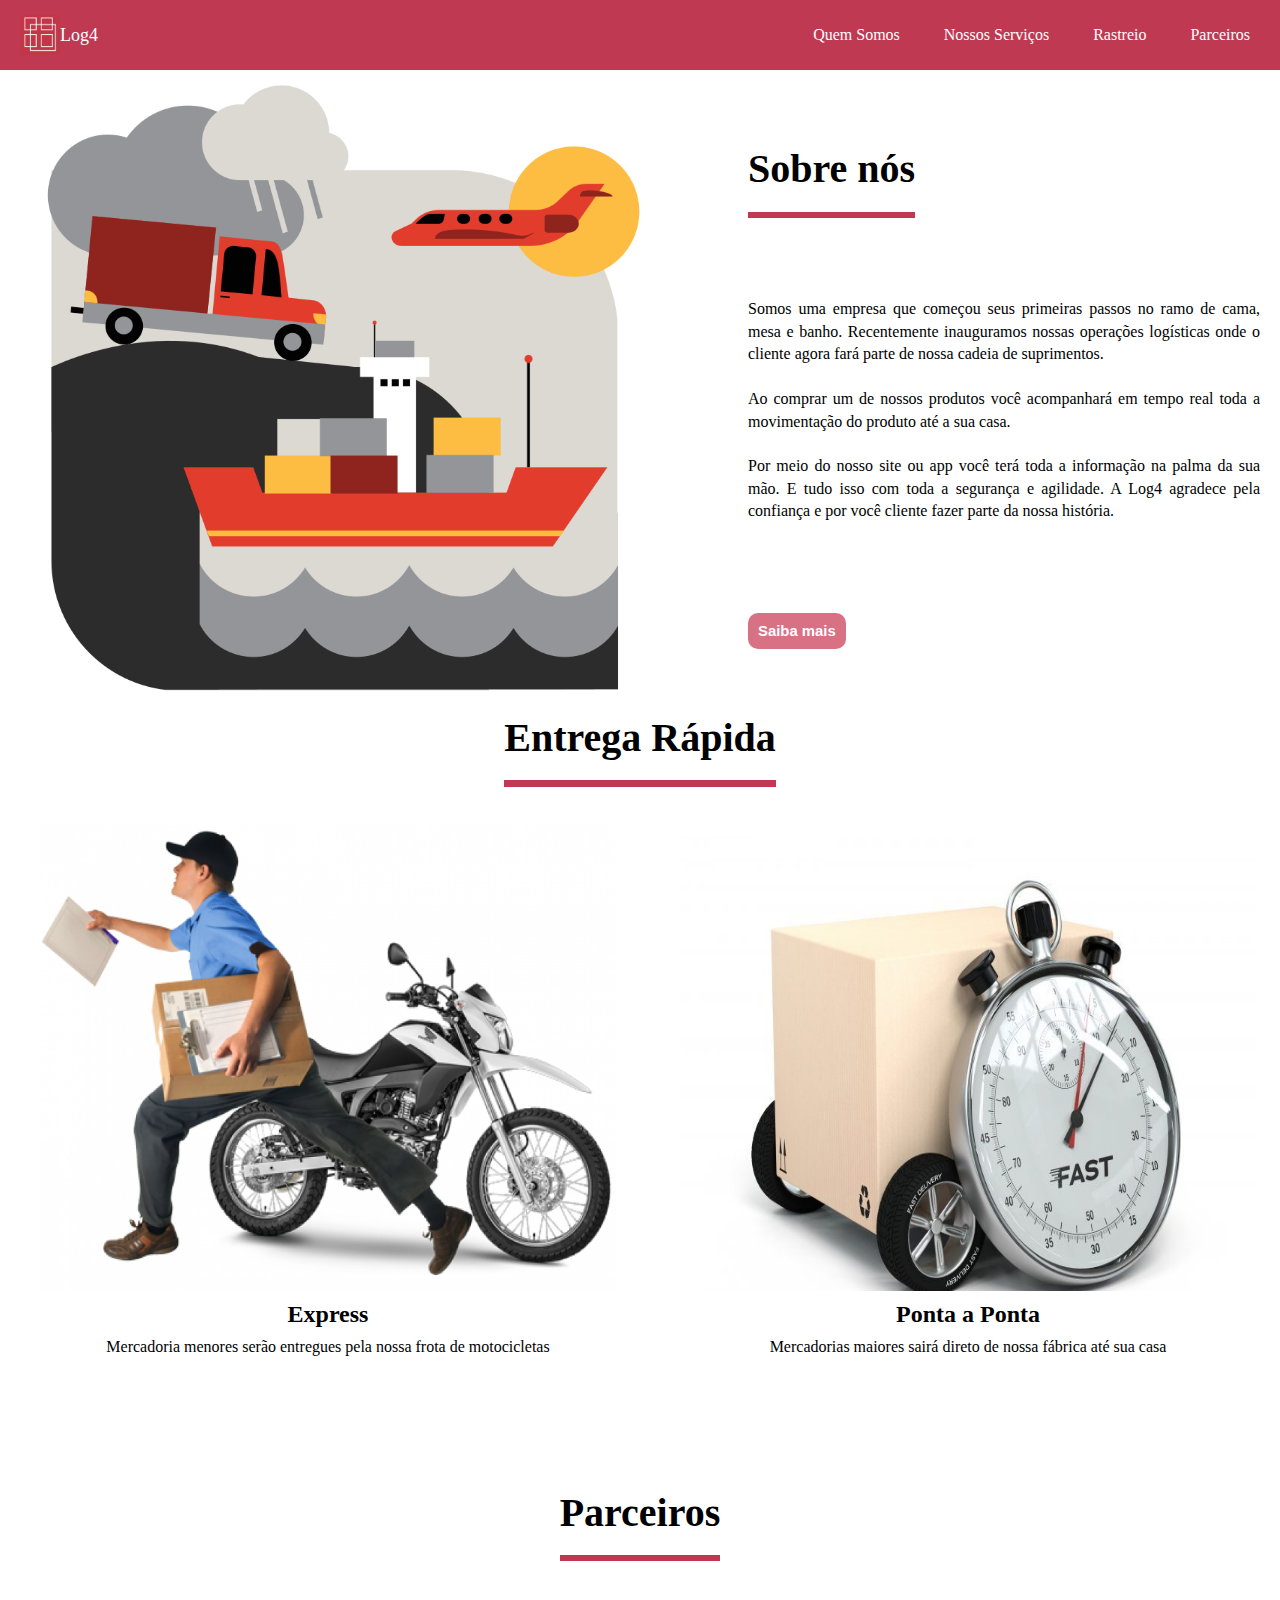
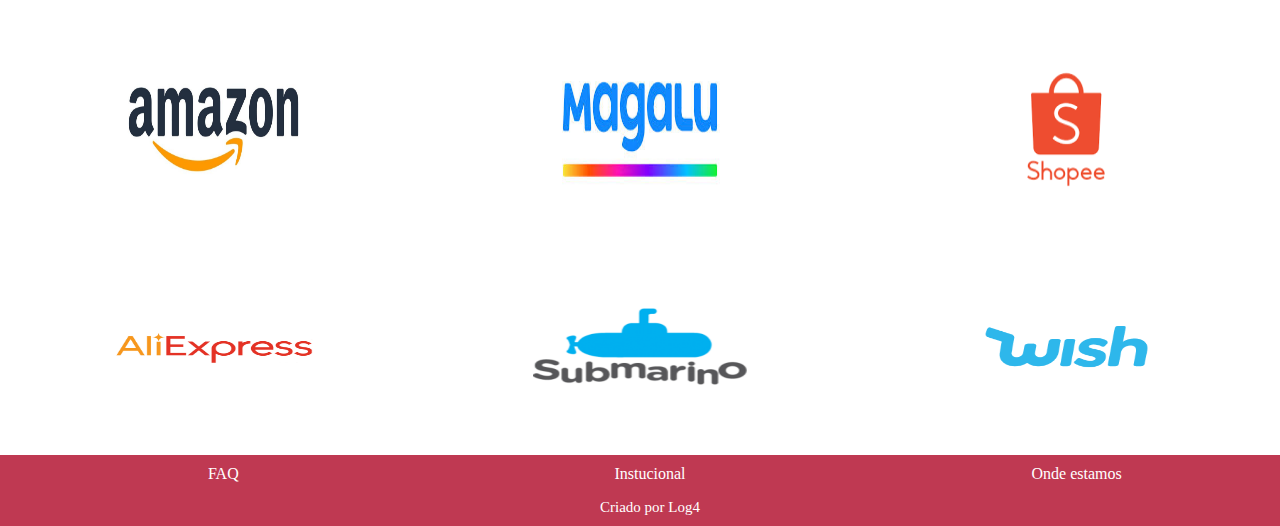
<file: index.html>
<!DOCTYPE html>
<html lang="en">
<head>
  <meta charset="UTF-8">
  <meta name="viewport" content="width=device-width, initial-scale=1.0">
  <title>Log4</title>
  <link rel="stylesheet" href="style.css">
</head>
<body>

  <!-- KARLA -->
  <header>
    <div class="texto-logo">
      <img src="/img/logo-log4.png">
      <p>Log4</p>
    </div>

    <nav id="menu">
      <ul>
        <li><a href="index.html"> Quem Somos</a></li>
        <li><a href="#">Nossos Serviços</a></li>
        <li><a href="#">Rastreio</a></li>
        <li><a href="#">Parceiros</a></li>
      </ul>
    </div>


  </header>

  <main>

    <!-- KARLA -->
    <div class="sobre-nos">
     <div id="img-home">
       <img src="/img/logistica.png" alt="imagem com caminhão e avião representando meios de logistica">
     </div>

     <div id="resumo-sobre-nos">
       <h2 class="titulo"> Sobre nós</h2>
       <p>Somos uma empresa que começou seus primeiras passos no ramo de cama, mesa e banho. Recentemente inauguramos nossas operações logísticas onde o cliente agora fará parte 
        de nossa cadeia de suprimentos. 
        <br><br>Ao comprar um de nossos produtos você acompanhará em tempo real toda a 
        movimentação do produto até a sua casa. <br><br>Por meio do nosso site ou app você terá toda a
        informação na palma da sua mão.
        E tudo isso com toda a segurança e agilidade. 
        A Log4 agradece pela confiança e por você cliente fazer parte da nossa história.</p>
        <button class="button" type="submit">Saiba mais</button>
      </div>
    </div>


    <!-- RAPHAEL -->
    

    <div class="nossos-servicos">
      
      <div id="titulo-servicos">
      <h2 class="titulo">Entrega Rápida</h2>
      </div>  
      
    <div class="card-nossos-servicos">
            
          <div class="imagem-servicos">
            <img src="img/motoboy.png" alt="logo motoboy realizando entrega"/>
          </div> 
          

          <div class="card-texto"> 
            <h2 class="titulo-servico">Express</h2>
            <p>Mercadoria menores serão entregues pela nossa frota de motocicletas</p>
          </div> 

    </div>
          
    <div class="card-nossos-servicos"> 
         
          <div class="imagem-servicos"> 
          <img src="img/Fast.jpeg" alt="logo relogio marcando prazo de entrega"/>
          </div>      
                           
        <div class="card-texto">
        <h2 class="titulo-servico">Ponta a Ponta</h2>
            <p>Mercadorias maiores sairá direto de nossa fábrica até sua casa</p>
        </div>
      
    </div>
  </div>

    <!-- ELI -->
    <div class="rastreio">

    </div>

    <!-- RAPHAEL -->
    <div class="parceiros">
      
      <div id="nossos-parceiros">
        <h2 class="titulo">Parceiros</h2>
        </div>  

     <div class="imagem-parceiros">
       <img src="img/amazon.jpeg" alt="logo da loja amazon">
     </div>
     
     <div class="imagem-parceiros">
        <img src="img/magalu.jpeg" alt="logo da loja magazine luiza">
     </div>

     <div class="imagem-parceiros">
        <img src="img/shopee.png" alt="logo da loja shopee">
     </div>
     
     <div class="imagem-parceiros">
        <img src="img/ALI-EXPRESS-LOGO.png" alt="logo da loja ali express">
     </div>

     <div class="imagem-parceiros">
        <img src="img/submarino logo.png" alt="logo da loja submarino">
     </div>
     
     <div class="imagem-parceiros">
        <img src="img/wish 2.png" alt="logo da loja wish">
     </div>

    </div>
  </div>

    <!-- ELI -->
    <div class="contato">

    </div>
  </main>

  <!-- KARLA -->
  <footer>
    
      <ul class="lista-rodape"> 
        <li><a href="faq.html" target="_blank"> FAQ</a></li>
        <li>Instucional</li>
        <li>Onde estamos</li>
        <li class="texto-rodape">Criado por Log4</li>
      </ul>
  </footer>


  
</body>
</html>
</file>
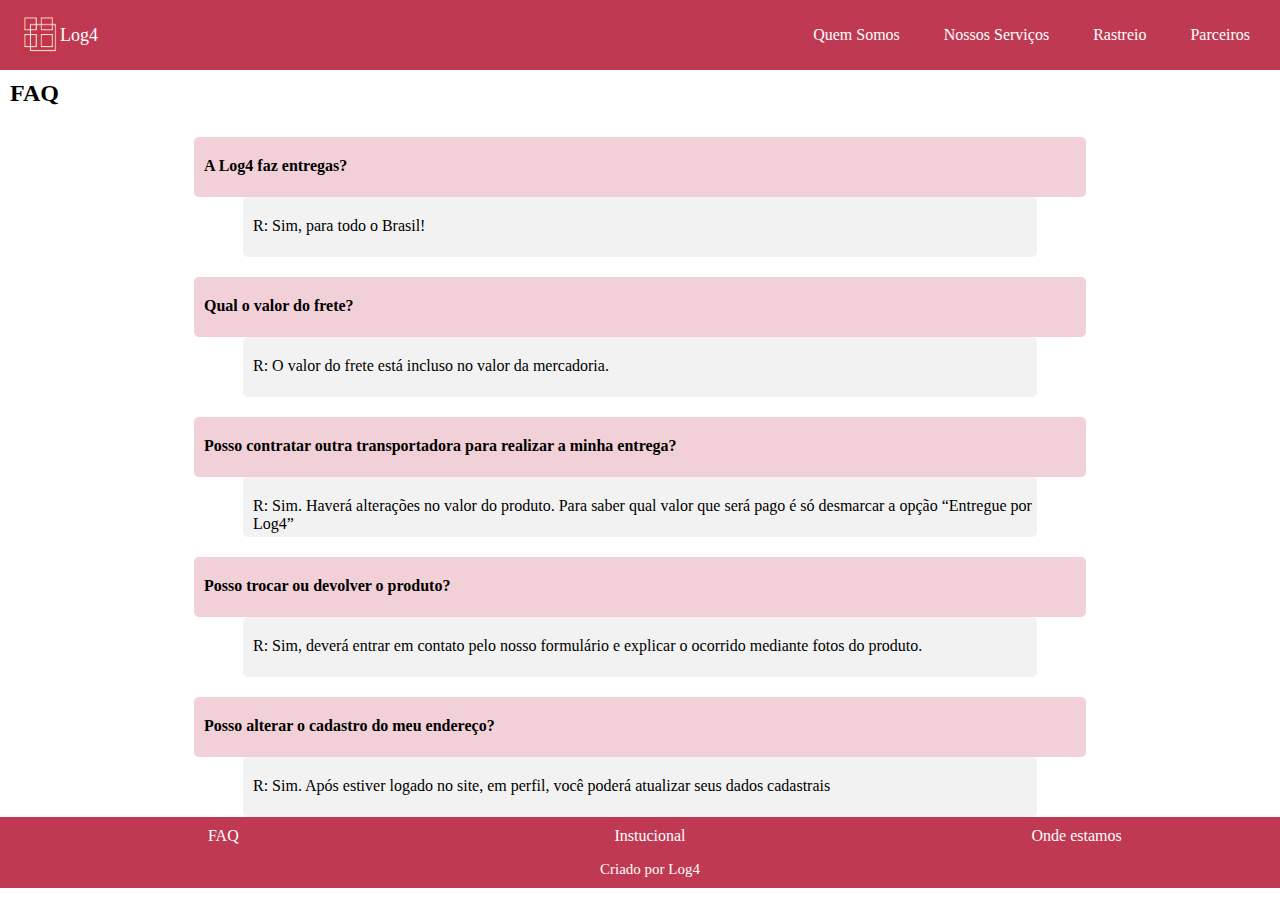
<file: faq.html>
<!DOCTYPE html>
<html lang="en">
<head>
  <meta charset="UTF-8">
  <meta name="viewport" content="width=device-width, initial-scale=1.0">
  <title>Log4</title>
  <link rel="stylesheet" href="style.css">
  <link rel="stylesheet" href="style-faq.css">

</head>
<body>

  <!-- KARLA -->
  <header>
    <div class="texto-logo">
      <img src="/img/logo-log4.png">
      <p>Log4</p>
    </div>

    <nav id="menu">
      <ul>
        <li><a href="index.html"> Quem Somos</a></li>
        <li><a href="#">Nossos Serviços</a></li>
        <li><a href="#">Rastreio</a></li>
        <li><a href="#">Parceiros</a></li>
      </ul>
    </div>
  </header>

  <main>

    <div class="faq-div">
      <h2>FAQ</h2>
    </div>
    <div class="pergunta-resposta">
      
      <p class="texto-pergunta">
        A Log4 faz entregas?
      </p>
      
      
      <p class="texto-resposta">
        R: Sim, para todo o Brasil!
      </p>
    </div>

    <div class="pergunta-resposta">
      <p class="texto-pergunta">
        Qual o valor do frete?
      </p>

      <p class="texto-resposta">
        R: O valor do frete está incluso no valor da mercadoria.
      </p>
    </div>

    <div class="pergunta-resposta">
      <p class="texto-pergunta">
        Posso contratar outra transportadora para realizar a minha entrega?
      </p>

      <p class="texto-resposta">
        R: Sim. Haverá alterações no valor do produto. Para saber  qual valor que será 
        pago é só desmarcar a opção “Entregue por Log4”
      </p>
    </div>

    <div class="pergunta-resposta">
      <p class="texto-pergunta">
        Posso trocar ou devolver o produto?
      </p>

      <p class="texto-resposta">
        R: Sim, deverá entrar em contato pelo nosso formulário e explicar o ocorrido 
        mediante fotos do produto.
      </p>
    </div>

    <div class="pergunta-resposta">
      <p class="texto-pergunta">
        Posso alterar o cadastro do meu endereço?
      </p>

      <p class="texto-resposta">
        R:  Sim. Após estiver logado no site, em perfil, você poderá atualizar seus dados 
        cadastrais
      </p>
    </div>



  </main>

  <footer>
    
    <ul class="lista-rodape"> 
      <li><a href="faq.html" target="_blank"> FAQ</a></li>
      <li>Instucional</li>
      <li>Onde estamos</li>
      <li class="texto-rodape">Criado por Log4</li>
    </ul>
</footer>

  </body>
</html>
</file>
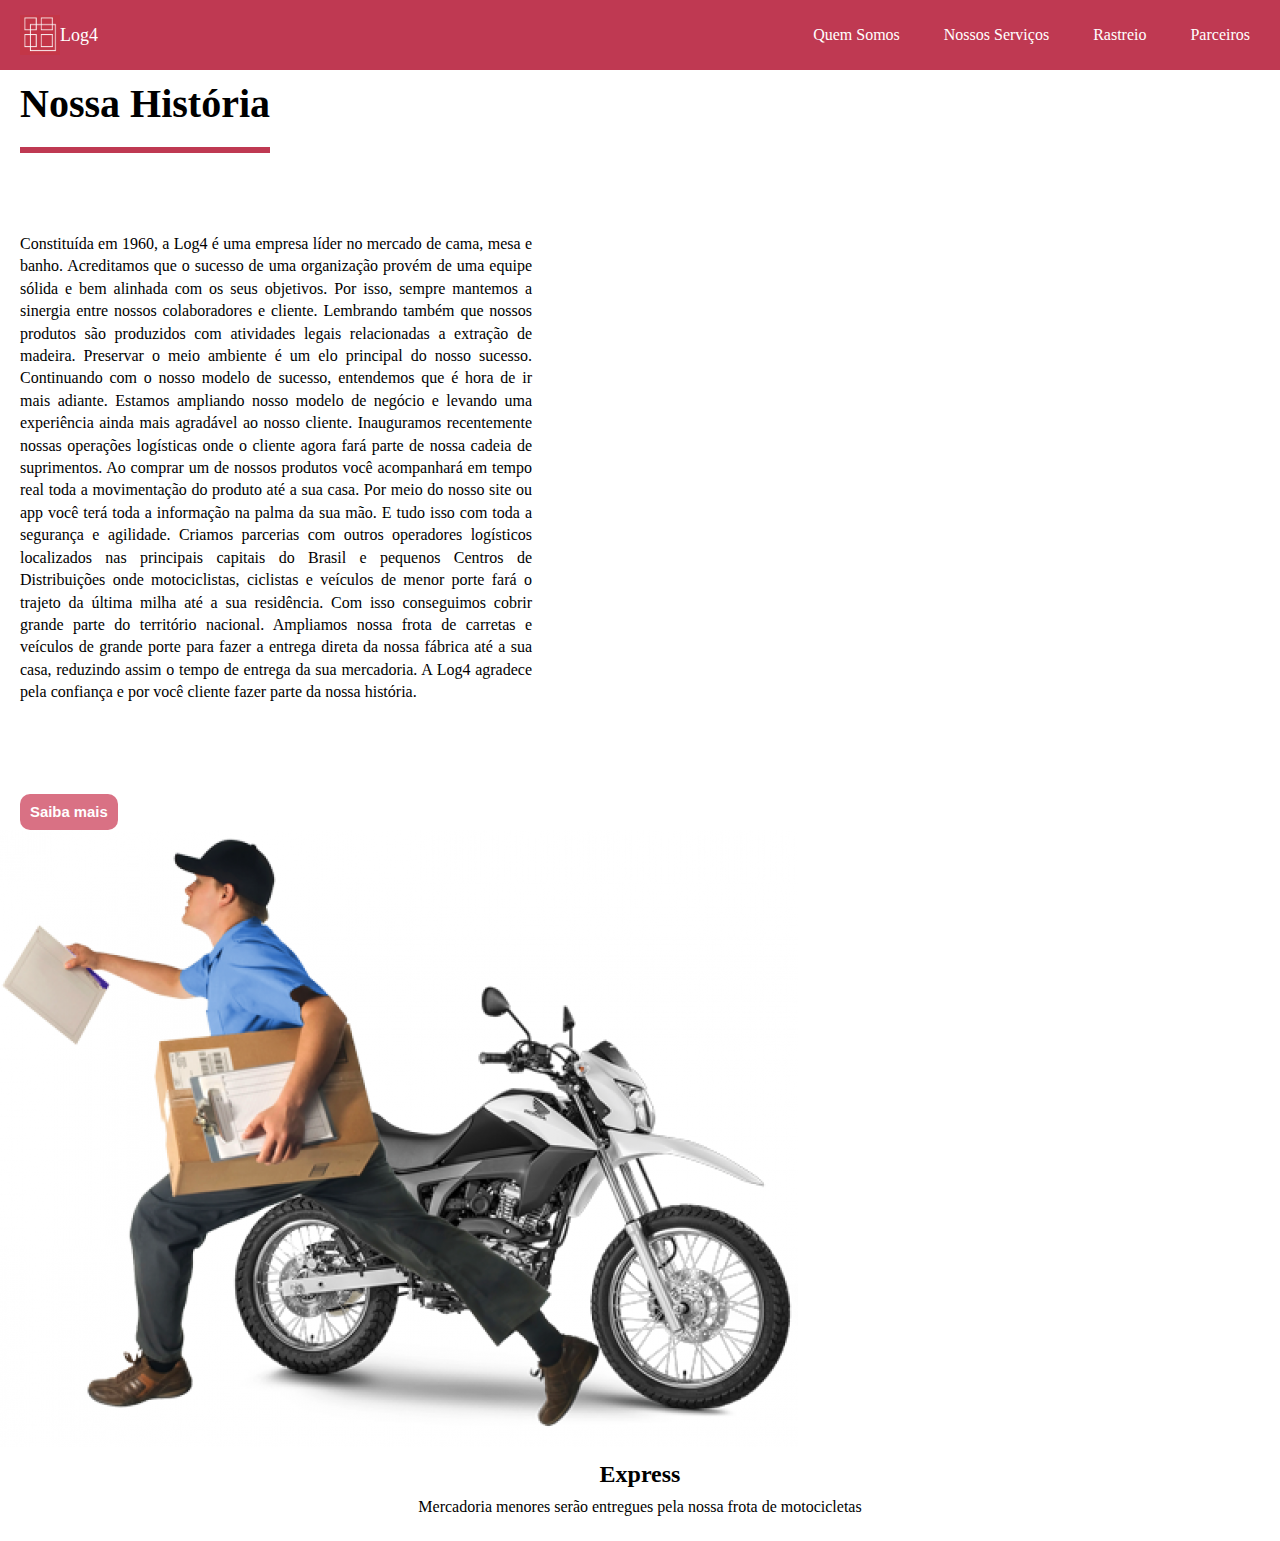
<file: institucional.html>
<!DOCTYPE html>
<html lang="en">
<head>
  <meta charset="UTF-8">
  <meta name="viewport" content="width=device-width, initial-scale=1.0">
  <title>Log4</title>
  <link rel="stylesheet" href="style.css">
</head>
<body>

  <!-- KARLA -->
  <header>
    <div class="texto-logo">
      <img src="/img/logo-log4.png">
      <p>Log4</p>
    </div>

    <nav id="menu">
      <ul>
        <li><a href="index.html"> Quem Somos</a></li>
        <li><a href="#">Nossos Serviços</a></li>
        <li><a href="#">Rastreio</a></li>
        <li><a href="#">Parceiros</a></li>
      </ul>
    </div>


  </header>

<main>


<div id="resumo-sobre-nos">
    <h2 class="titulo"> Nossa História</h2>
   <p> Constituída em 1960, a Log4 é uma empresa líder no mercado de cama, mesa e banho.
Acreditamos que o sucesso de uma organização provém de uma equipe sólida e bem
alinhada com os seus objetivos. Por isso, sempre mantemos a sinergia entre nossos
colaboradores e cliente.
Lembrando também que nossos produtos são produzidos com atividades legais
relacionadas a extração de madeira. Preservar o meio ambiente é um elo principal do
nosso sucesso.
Continuando com o nosso modelo de sucesso, entendemos que é hora de ir mais
adiante. Estamos ampliando nosso modelo de negócio e levando uma experiência ainda
mais agradável ao nosso cliente.
Inauguramos recentemente nossas operações logísticas onde o cliente agora fará parte
de nossa cadeia de suprimentos.
Ao comprar um de nossos produtos você acompanhará em tempo real toda a
movimentação do produto até a sua casa. Por meio do nosso site ou app você terá toda a
informação na palma da sua mão.
E tudo isso com toda a segurança e agilidade.
Criamos parcerias com outros operadores logísticos localizados nas principais capitais
do Brasil e pequenos Centros de Distribuições onde motociclistas, ciclistas e veículos de
menor porte fará o trajeto da última milha até a sua residência. Com isso conseguimos
cobrir grande parte do território nacional.
Ampliamos nossa frota de carretas e veículos de grande porte para fazer a entrega direta
da nossa fábrica até a sua casa, reduzindo assim o tempo de entrega da sua mercadoria.
A Log4 agradece pela confiança e por você cliente fazer parte da nossa história.</p>
     <button class="button" type="submit">Saiba mais</button>
   </div>
<div class="nosso-time">
    <div class="card-nosso-time">
        
        <div class="imagem-colaborador">
          <img src="img/motoboy.png" />
        </div>


        <div class="card-texto">
          <h2 class="titulo-servico">Express</h2>
          <p>Mercadoria menores serão entregues pela nossa frota de motocicletas</p>
        </div>

      </div>


</div>   
</main>  
</body>
</file>
<file: style.css>
*{
  margin: 0;
  padding:0;
}

.main{

  height: 100vh;

}
.nossos-servicos{

    display: grid;
    grid-template-columns: 1fr 1fr;
    grid-template-rows: 70px 1fr;
}

#titulo-servicos{

  grid-column: 1/-1;
  text-align: center;
  border-bottom: 6px solid #BF3952;
  padding-bottom: 20px;  
  display: inline-block;
  margin: auto;

}
.card-nossos-servicos{

    width: 90%;
    height: 90%;
    display: flex;
    flex-direction: column;
    justify-items: center;
    align-items: center;
    padding: 40px;
    
}

.card-nossos-servicos img{

    width: 100%;
    height: 80%;
}

.card-texto{

    text-align: center;
    margin-bottom: 25px;
    align-items: baseline;
}

.imagem-servicos{

    width: 100%;
    height: 100%;

}
.imagem-servicos img{

  width: 100%;
  height: 100%;

}

.titulo-servico{

  padding: 10px;
  text-align: center;
  
}



.parceiros{
  
  text-align: center;
  
}

.imagem-parceiros img{
  
  width: 100%;
  height: 100%;

}
.imagem-parceiros{

  width: 50%;
  height: 60%;
}

.parceiros {

  display: grid;
  grid-template-columns: 1fr 1fr 1fr;
  grid-template-rows: 1fr 1fr 1fr;
  align-items: center;
  justify-items: center;

}

#nossos-parceiros{

  grid-column: 1/-1;
}

/* cores
#BF3952 - rosa escuro
#D97184 - rosa meio escuro
#D99AA5 - rosa claro
#F2D0D7 - rosa mais claro
#F2F2F2 - cinza */


/* CABEÇALHO */
header{
  background-color: #BF3952;
  display: flex;
  justify-content: space-between;
  align-items: center;
  color: white;
  height: 70px;
  position: sticky;
  top: 0px;
}

.texto-logo{
  padding-left: 20px;
  font-size: large;
  display: flex;
  align-items: center;
}

.texto-logo img{
  width: 40px;
  height: 40px;
}

#menu ul {
  max-width: 800px;
  list-style: none;
}

#menu ul li {
  display: inline;
}

#menu ul li a {
  color: #FFF;
  padding: 20px;
  text-decoration: none;
  transition: background .4s;
}
#menu ul li a:hover {
  background-color:white;
  color: #D97184;
}

main{
  height: 100%;
  /* background-color: turquoise; */
}

/* SEÇÃO SOBRE NÓS */
.sobre-nos{
height: 90%;
/* background-color: tomato; */
display: flex;
width: 100%;
justify-content: space-between;
align-items: center;
flex-wrap: wrap;
}

#img-home{
  width: 50%;
  height: 80%;
  margin: 0 20px;
  /* background-color: yellow; */
}

#img-home img{
  width: 100%;
  height: 100%;
}

#resumo-sobre-nos{
  /* background-color: teal; */
  width: 40%;
  height: 80%;
  margin: 0 20px;
  display: flex;
  flex-direction: column;
  justify-content: center;
  align-items: flex-start;

}

#resumo-sobre-nos p{
  padding-top: 5em;
  line-height: 1.4em;
  text-align: justify;
}

 .titulo{
  padding-top: 10px;
  border-bottom: 6px solid #BF3952;
  display: inline;
  padding-bottom: 20px;
  font-size: 2.5em;

}

.button{
  margin-top: 90px;
  padding: 10px;
  color: white;
  font-size: 0.93em;
  border-radius: 10px;
  border: none;
  background-color: #D97184;
  font-weight: bold;
  cursor: pointer;
}


/* RODAPÉ */
.lista-rodape{
  background-color: #BF3952;
  color: white;
  display: grid;
  grid-template-columns: 1fr 1fr 1fr;
  grid-template-rows: 2fr 1fr;
  width: 100%;
  position: sticky;
  bottom: 0px;
  
}

footer{
  width: 100vw;
}

ul {
  list-style: none;
  padding: 10px
}

footer ul li {
  display: inline;
  text-align: center;
  cursor: pointer;
  ;
  
}

footer ul li:hover{
  color: #D99AA5;
}

.texto-rodape{
  display: grid;
}

.lista-rodape  .texto-rodape{
  grid-column: 1 / -1;
  font-size: 15px;
}

a{
  text-decoration: none;
  color: white;
}

@media screen and (min-device-width : 320px) and (max-device-width : 480px) {
  header{
    background-color: #BF3952;
    display: flex;
    flex-direction: column;
    position: sticky;
    top: 0;
  }
  
  #menu ul li a {
    color: #FFF;
    padding: 4px;
    text-decoration: none;
  }

  #img-home{
    width: 80%;
    /* background-color: yellow; */
  }

  #resumo-sobre-nos{
    /* background-color: teal; */
    width: 80%;
    height: 80%;
  }
  .button{
    margin-top: 40px;
    margin-bottom: 40px;
  }
  #resumo-sobre-nos p{
    padding-top: 2em;
  }
  .nossos-servicos{

    display: flex;
    flex-direction: column;

  }
  .parceiros{

    display: grid;
    grid-template-columns: 1fr 1fr;
    justify-items: center;
  } 
}
</file>
<file: style-faq.css>
*{
  margin: 0;
  padding: 0;
}



.pergunta-resposta{
  display: flex;
  flex-direction: column;
  max-width: 980px;
  justify-content: center;
  align-items: center;
  margin: auto;
  margin-top: 20px;
  
}

.texto-pergunta{
  background-color: #F2D0D7;
  height: 40px;
  width: 90%;
  padding-top: 20px;
  font-weight: bolder;
  border-radius: 5px;
  padding-left: 10px;
}

.texto-resposta{
  background-color: #F2F2F2;
  height: 40px;
  width: 80%;
  padding-top: 20px;
  border-radius: 5px;
  padding-left: 10px;
}

.faq-div{
  padding: 10px;
}
</file>
